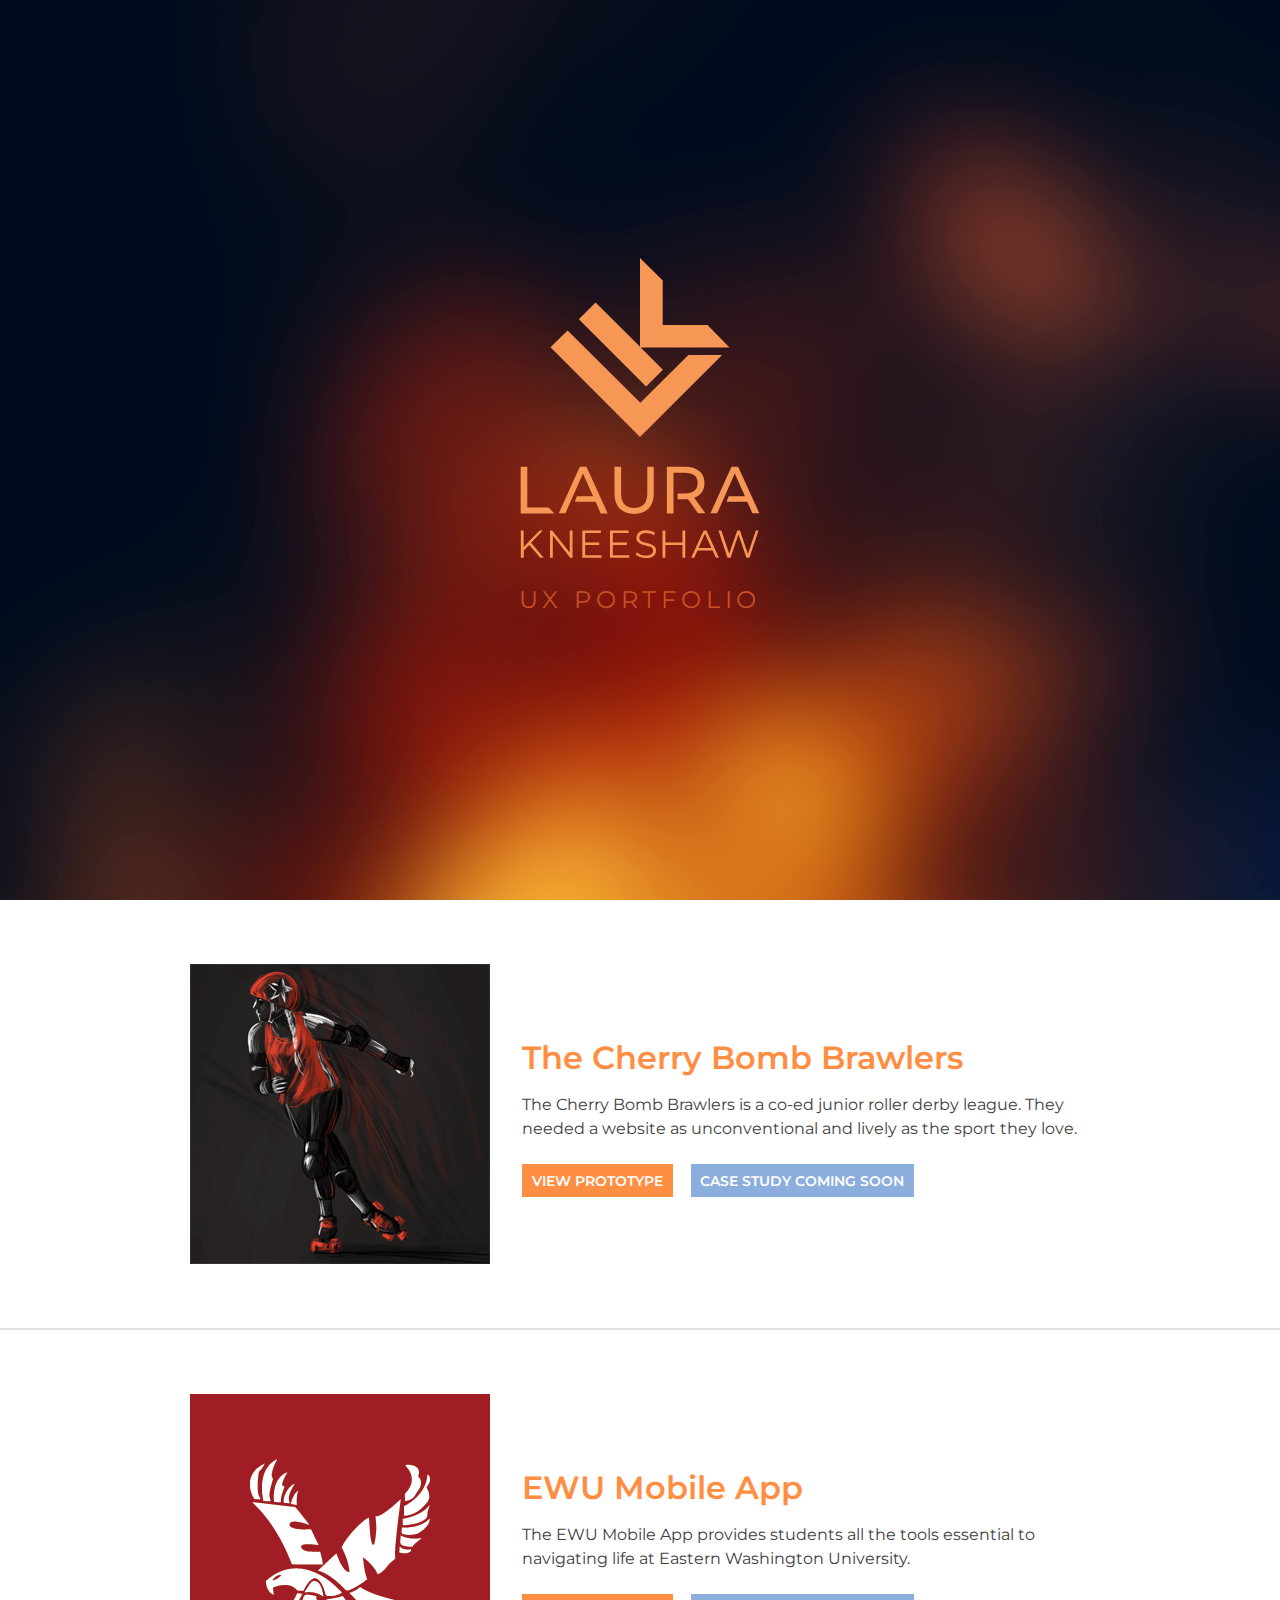
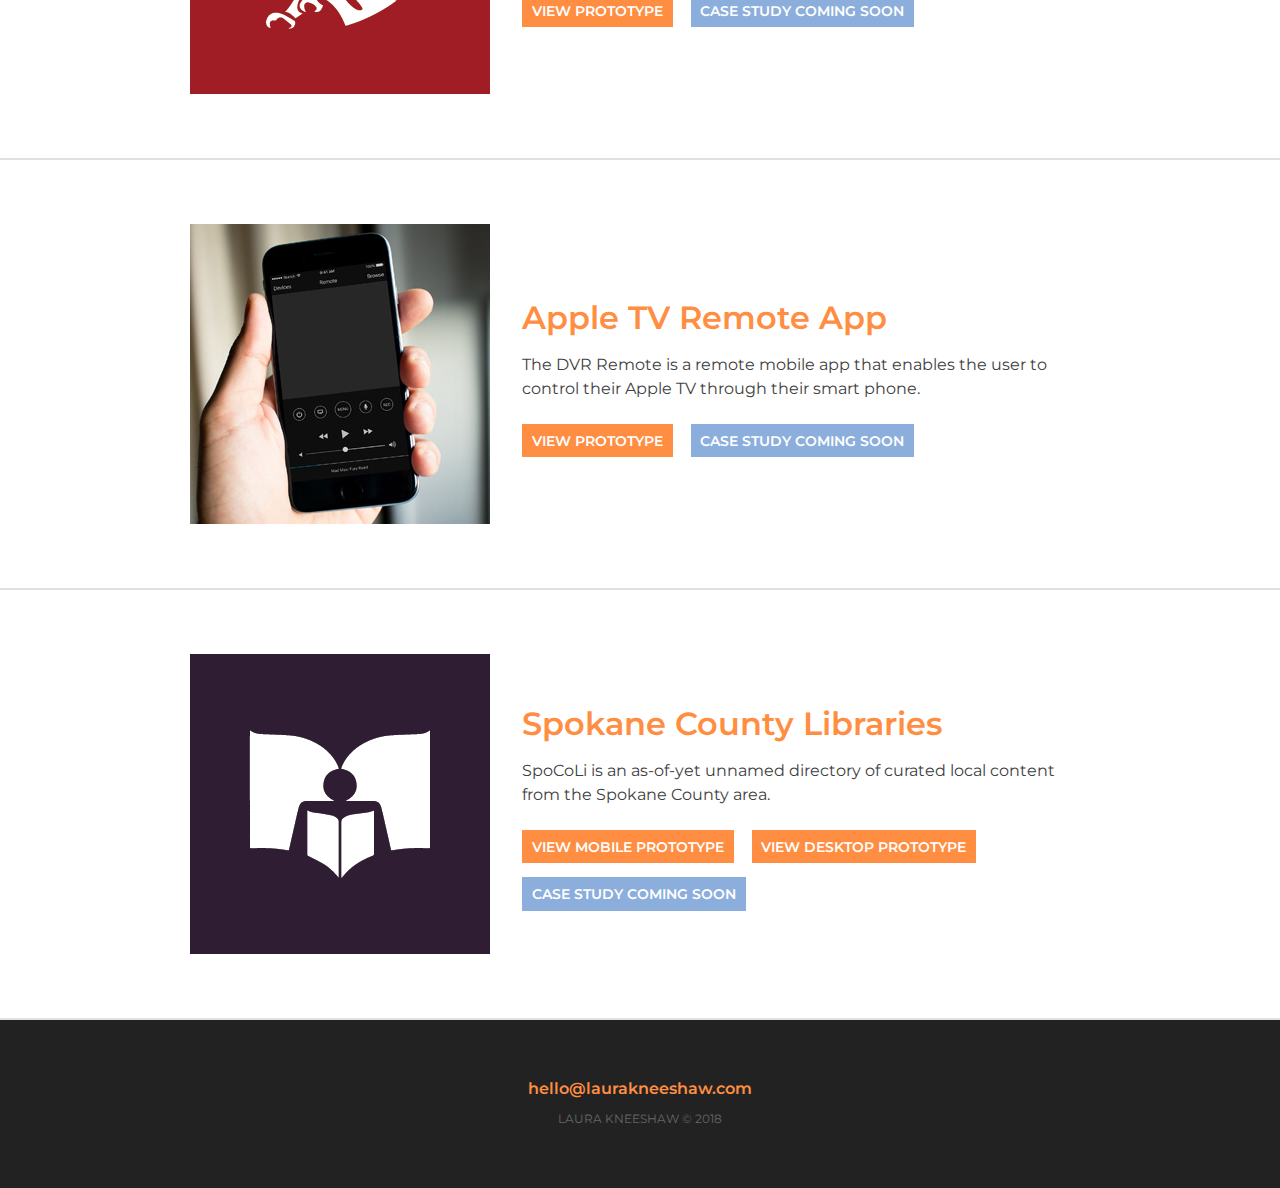
<file: index.html>
<!DOCTYPE html>
<html lang="en">
<head>
    <meta charset="UTF-8">
    <meta name="viewport" content="width=device-width, initial-scale=1">
    <title>Laura Kneeshaw</title>
    <!-- Stylesheets -->
    <link rel="stylesheet" href="css/styles.css">
    <!-- Favicons -->
    <link rel="apple-touch-icon" sizes="180x180" href="/img/favicons/apple-touch-icon.png">
    <link rel="icon" type="image/png" href="/img/favicons/favicon-32x32.png" sizes="32x32">
    <link rel="icon" type="image/png" href="/img/favicons/favicon-16x16.png" sizes="16x16">
    <link rel="manifest" href="/img/favicons/manifest.json">
    <link rel="mask-icon" href="/img/favicons/safari-pinned-tab.svg" color="#5bbad5">
    <meta name="theme-color" content="#ffffff">
</head>
<body>
<!--
    <header>
        <nav>
            <a href="index.html"><img src="/img/lk-logomark.svg" alt="" id="logo"></a>
            <ul id="nav-menu">
                <li><a href="#portfolio">Portfolio</a></li>
                <li><a href="#">About</a></li>
                <li><a href="#">Contact</a></li>
            </ul>
        </nav>
    </header>
-->
    <main>
        <section class="hero">
            <img src="/img/lk-logo.svg" alt="">
            <p class="tagline">UX Portfolio</p>
        </section>
        <div class="project" id="portfolio">
            <div class="content-wrap">
                <img src="/img/cbb-illustration1-square300.png" alt="">
                <div class="project-summary">
                    <h2>The Cherry Bomb Brawlers</h2>
                    <p>The Cherry Bomb Brawlers is a co-ed junior roller derby league. They needed a website as unconventional and lively as the sport they love.</p>
                    <a href="https://invis.io/JFERT9PYE" target="_blank" class="button">View Prototype</a>
                    <a class="button disabled-button">Case Study Coming Soon</a>
                </div>
            </div>
        </div>
        <div class="project">
            <div class="content-wrap">
                <img src="/img/ewu-logo300.png" alt="">
                <div class="project-summary">
                    <h2>EWU Mobile App</h2>
                    <p>The EWU Mobile App provides students all the tools essential to navigating life at Eastern Washington University. </p>
                    <a href="https://invis.io/A7E0YKLCK" target="_blank" class="button">View Prototype</a>
                    <a class="button disabled-button">Case Study Coming Soon</a>
                </div>
            </div>
        </div>
        <div class="project">
            <div class="content-wrap">
                <img src="/img/iphone-mockup300.jpg" alt="">
                <div class="project-summary">
                    <h2>Apple TV Remote App</h2>
                    <p>The DVR Remote is a remote mobile app that enables the user to control their Apple TV through their smart phone.</p>
                    <a href="https://invis.io/AHBPWLJSY" target="_blank" class="button">View Prototype</a>
                    <a class="button disabled-button">Case Study Coming Soon</a>
                </div>
            </div>
        </div>
        <div class="project">
            <div class="content-wrap">
                <img src="/img/scld-logo300.png" alt="">
                <div class="project-summary">
                    <h2>Spokane County Libraries</h2>
                    <p>SpoCoLi is an as-of-yet unnamed directory of curated local content from the Spokane County area.</p>
                    <a href="https://invis.io/8UE95TJSP" target="_blank" class="button">View Mobile Prototype</a>
                    <a href="https://invis.io/U4E95T2WF" target="_blank" class="button">View Desktop Prototype</a>
                    <a class="button disabled-button">Case Study Coming Soon</a>
                </div>
            </div>
        </div>
        <footer class="footer">
            <a href="mailto:hello@laurakneeshaw.com" class="contact">hello@laurakneeshaw.com</a>
            <p class="copyright">Laura Kneeshaw &copy; 2018</p>
        </footer>
    </main>

<script src="js/jquery.js"></script>
<script src="js/scripts.js"></script>
</body>
</html>
</file>
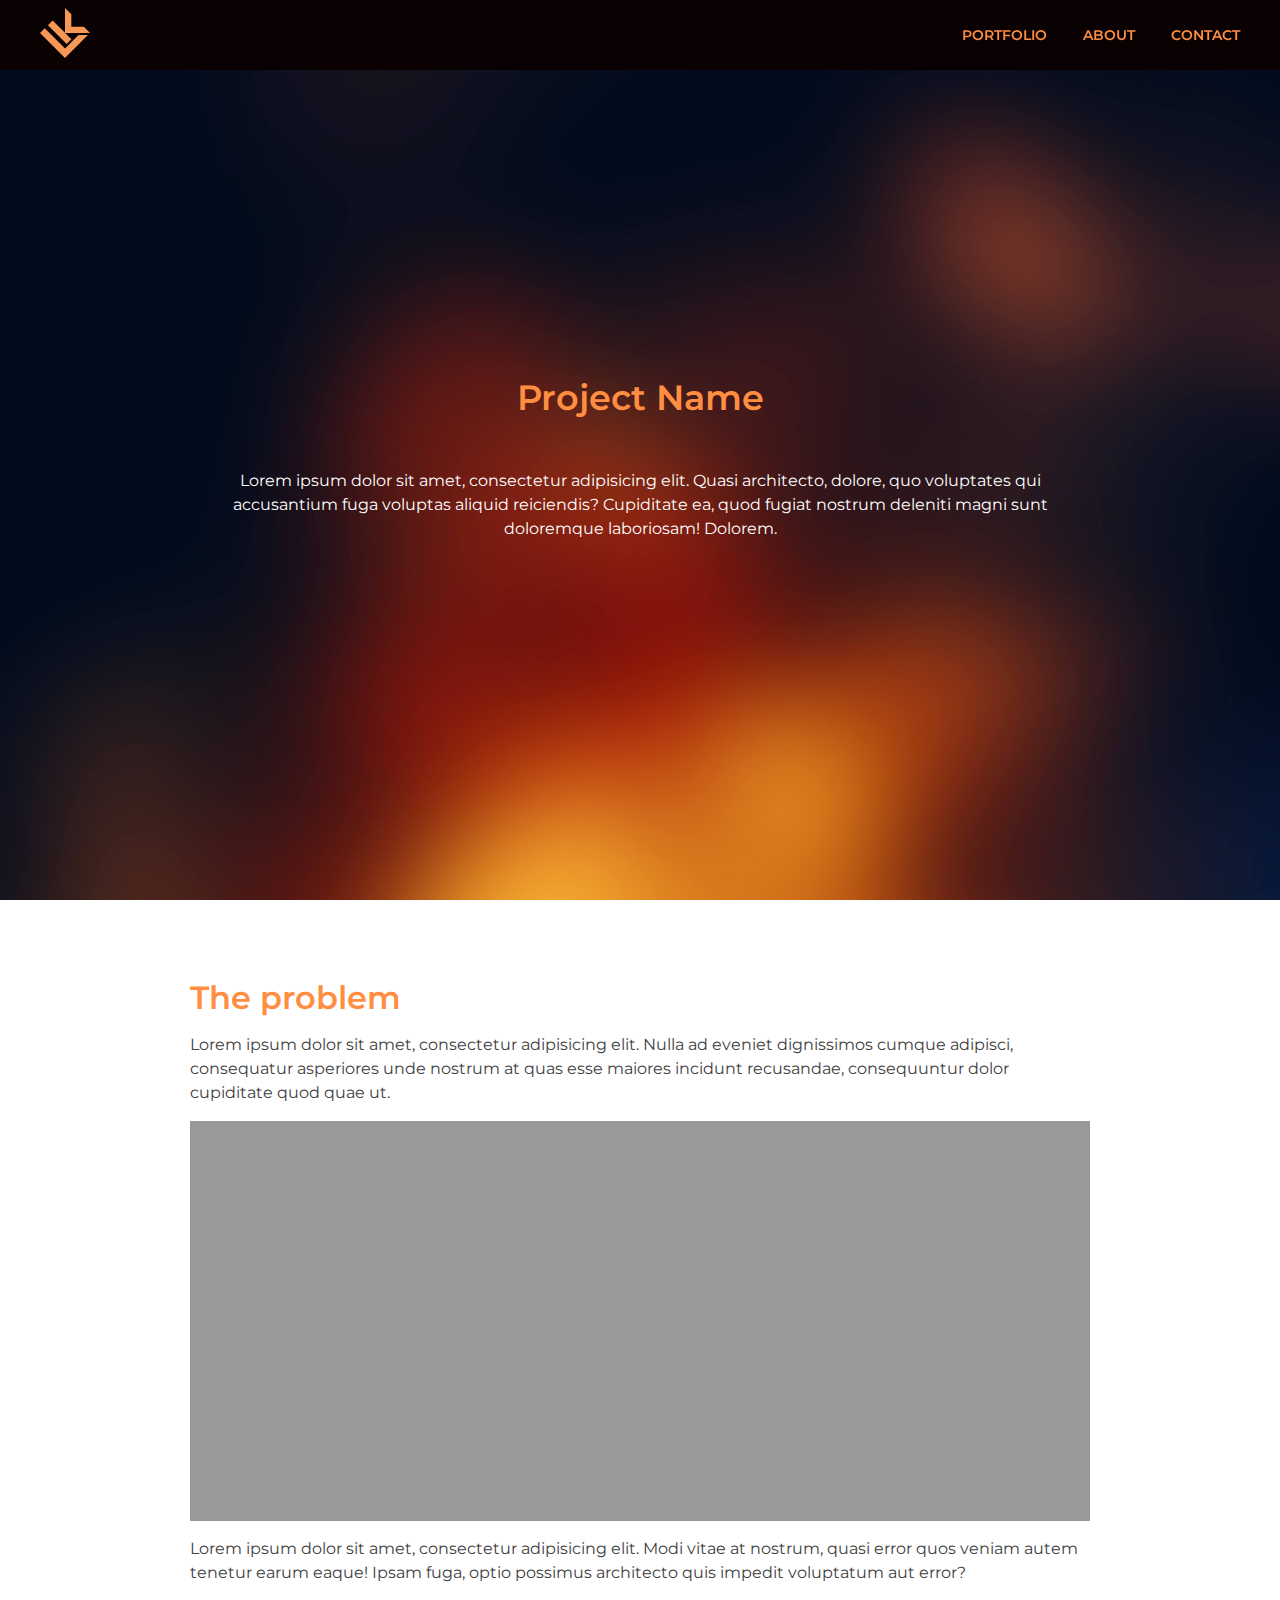
<file: case-study.html>
<!DOCTYPE html>
<html lang="en">
<head>
    <meta charset="UTF-8">
    <meta name="viewport" content="width=device-width, initial-scale=1">
    <title>Laura Kneeshaw</title>
    <!-- Stylesheets -->
    <link rel="stylesheet" href="css/styles.css">
    <!-- Favicons -->
    <link rel="apple-touch-icon" sizes="180x180" href="/img/favicons/apple-touch-icon.png">
    <link rel="icon" type="image/png" href="/img/favicons/favicon-32x32.png" sizes="32x32">
    <link rel="icon" type="image/png" href="/img/favicons/favicon-16x16.png" sizes="16x16">
    <link rel="manifest" href="/img/favicons/manifest.json">
    <link rel="mask-icon" href="/img/favicons/safari-pinned-tab.svg" color="#5bbad5">
    <meta name="theme-color" content="#ffffff">
</head>
<body>
    <header>
        <nav>
            <a href="index.html"><img src="/img/lk-logomark.svg" alt="" id="logo"></a>
            <ul id="nav-menu">
                <li><a href="case-study.html">Portfolio</a></li>
                <li><a href="#">About</a></li>
                <li><a href="#">Contact</a></li>
            </ul>
        </nav>
    </header>
    <main>
<!-- CASE STUDY HTML-->
        <section class="hero">
            <div></div>
            <h1>Project Name</h1>
            <p class="intro">Lorem ipsum dolor sit amet, consectetur adipisicing elit. Quasi architecto, dolore, quo voluptates qui accusantium fuga voluptas aliquid reiciendis? Cupiditate ea, quod fugiat nostrum deleniti magni sunt doloremque laboriosam! Dolorem.</p>
        </section>
        <div class="article-wrap">
           <article>
                <h2>The problem</h2>
                <p>Lorem ipsum dolor sit amet, consectetur adipisicing elit. Nulla ad eveniet dignissimos cumque adipisci, consequatur asperiores unde nostrum at quas esse maiores incidunt recusandae, consequuntur dolor cupiditate quod quae ut.</p>
                <div class="placehold-it"></div>
                <p>Lorem ipsum dolor sit amet, consectetur adipisicing elit. Modi vitae at nostrum, quasi error quos veniam autem tenetur earum eaque! Ipsam fuga, optio possimus architecto quis impedit voluptatum aut error?</p>
           </article>
        </div>
        <div class="full-width"></div>
    </main>

<script src="js/scripts.js"></script>
</body>
</html>
</file>
<file: css/styles.css>
/* Stylesheet */
/*! normalize.css v8.0.0 | MIT License | github.com/necolas/normalize.css */
/* Document
   ========================================================================== */
/**
 * 1. Correct the line height in all browsers.
 * 2. Prevent adjustments of font size after orientation changes in iOS.
 */
@import url("https://fonts.googleapis.com/css?family=Montserrat");
/* line 11, /Users/laurakneeshaw/Documents/GitHub/lkneeshaw.github.io/css/_normalize.scss */
html {
  line-height: 1.15;
  /* 1 */
  -webkit-text-size-adjust: 100%;
  /* 2 */ }

/* Sections
   ========================================================================== */
/**
 * Remove the margin in all browsers.
 */
/* line 23, /Users/laurakneeshaw/Documents/GitHub/lkneeshaw.github.io/css/_normalize.scss */
body {
  margin: 0; }

/**
 * Correct the font size and margin on `h1` elements within `section` and
 * `article` contexts in Chrome, Firefox, and Safari.
 */
/* line 32, /Users/laurakneeshaw/Documents/GitHub/lkneeshaw.github.io/css/_normalize.scss */
h1 {
  font-size: 2em;
  margin: 0.67em 0; }

/* Grouping content
   ========================================================================== */
/**
 * 1. Add the correct box sizing in Firefox.
 * 2. Show the overflow in Edge and IE.
 */
/* line 45, /Users/laurakneeshaw/Documents/GitHub/lkneeshaw.github.io/css/_normalize.scss */
hr {
  box-sizing: content-box;
  /* 1 */
  height: 0;
  /* 1 */
  overflow: visible;
  /* 2 */ }

/**
 * 1. Correct the inheritance and scaling of font size in all browsers.
 * 2. Correct the odd `em` font sizing in all browsers.
 */
/* line 56, /Users/laurakneeshaw/Documents/GitHub/lkneeshaw.github.io/css/_normalize.scss */
pre {
  font-family: monospace, monospace;
  /* 1 */
  font-size: 1em;
  /* 2 */ }

/* Text-level semantics
   ========================================================================== */
/**
 * Remove the gray background on active links in IE 10.
 */
/* line 68, /Users/laurakneeshaw/Documents/GitHub/lkneeshaw.github.io/css/_normalize.scss */
a {
  background-color: transparent; }

/**
 * 1. Remove the bottom border in Chrome 57-
 * 2. Add the correct text decoration in Chrome, Edge, IE, Opera, and Safari.
 */
/* line 77, /Users/laurakneeshaw/Documents/GitHub/lkneeshaw.github.io/css/_normalize.scss */
abbr[title] {
  border-bottom: none;
  /* 1 */
  text-decoration: underline;
  /* 2 */
  text-decoration: underline dotted;
  /* 2 */ }

/**
 * Add the correct font weight in Chrome, Edge, and Safari.
 */
/* line 87, /Users/laurakneeshaw/Documents/GitHub/lkneeshaw.github.io/css/_normalize.scss */
b,
strong {
  font-weight: bolder; }

/**
 * 1. Correct the inheritance and scaling of font size in all browsers.
 * 2. Correct the odd `em` font sizing in all browsers.
 */
/* line 97, /Users/laurakneeshaw/Documents/GitHub/lkneeshaw.github.io/css/_normalize.scss */
code,
kbd,
samp {
  font-family: monospace, monospace;
  /* 1 */
  font-size: 1em;
  /* 2 */ }

/**
 * Add the correct font size in all browsers.
 */
/* line 108, /Users/laurakneeshaw/Documents/GitHub/lkneeshaw.github.io/css/_normalize.scss */
small {
  font-size: 80%; }

/**
 * Prevent `sub` and `sup` elements from affecting the line height in
 * all browsers.
 */
/* line 117, /Users/laurakneeshaw/Documents/GitHub/lkneeshaw.github.io/css/_normalize.scss */
sub,
sup {
  font-size: 75%;
  line-height: 0;
  position: relative;
  vertical-align: baseline; }

/* line 125, /Users/laurakneeshaw/Documents/GitHub/lkneeshaw.github.io/css/_normalize.scss */
sub {
  bottom: -0.25em; }

/* line 129, /Users/laurakneeshaw/Documents/GitHub/lkneeshaw.github.io/css/_normalize.scss */
sup {
  top: -0.5em; }

/* Embedded content
   ========================================================================== */
/**
 * Remove the border on images inside links in IE 10.
 */
/* line 140, /Users/laurakneeshaw/Documents/GitHub/lkneeshaw.github.io/css/_normalize.scss */
img {
  border-style: none; }

/* Forms
   ========================================================================== */
/**
 * 1. Change the font styles in all browsers.
 * 2. Remove the margin in Firefox and Safari.
 */
/* line 152, /Users/laurakneeshaw/Documents/GitHub/lkneeshaw.github.io/css/_normalize.scss */
button,
input,
optgroup,
select,
textarea {
  font-family: inherit;
  /* 1 */
  font-size: 100%;
  /* 1 */
  line-height: 1.15;
  /* 1 */
  margin: 0;
  /* 2 */ }

/**
 * Show the overflow in IE.
 * 1. Show the overflow in Edge.
 */
/* line 168, /Users/laurakneeshaw/Documents/GitHub/lkneeshaw.github.io/css/_normalize.scss */
button,
input {
  /* 1 */
  overflow: visible; }

/**
 * Remove the inheritance of text transform in Edge, Firefox, and IE.
 * 1. Remove the inheritance of text transform in Firefox.
 */
/* line 178, /Users/laurakneeshaw/Documents/GitHub/lkneeshaw.github.io/css/_normalize.scss */
button,
select {
  /* 1 */
  text-transform: none; }

/**
 * Correct the inability to style clickable types in iOS and Safari.
 */
/* line 187, /Users/laurakneeshaw/Documents/GitHub/lkneeshaw.github.io/css/_normalize.scss */
button,
[type="button"],
[type="reset"],
[type="submit"] {
  -webkit-appearance: button; }

/**
 * Remove the inner border and padding in Firefox.
 */
/* line 198, /Users/laurakneeshaw/Documents/GitHub/lkneeshaw.github.io/css/_normalize.scss */
button::-moz-focus-inner,
[type="button"]::-moz-focus-inner,
[type="reset"]::-moz-focus-inner,
[type="submit"]::-moz-focus-inner {
  border-style: none;
  padding: 0; }

/**
 * Restore the focus styles unset by the previous rule.
 */
/* line 210, /Users/laurakneeshaw/Documents/GitHub/lkneeshaw.github.io/css/_normalize.scss */
button:-moz-focusring,
[type="button"]:-moz-focusring,
[type="reset"]:-moz-focusring,
[type="submit"]:-moz-focusring {
  outline: 1px dotted ButtonText; }

/**
 * Correct the padding in Firefox.
 */
/* line 221, /Users/laurakneeshaw/Documents/GitHub/lkneeshaw.github.io/css/_normalize.scss */
fieldset {
  padding: 0.35em 0.75em 0.625em; }

/**
 * 1. Correct the text wrapping in Edge and IE.
 * 2. Correct the color inheritance from `fieldset` elements in IE.
 * 3. Remove the padding so developers are not caught out when they zero out
 *    `fieldset` elements in all browsers.
 */
/* line 232, /Users/laurakneeshaw/Documents/GitHub/lkneeshaw.github.io/css/_normalize.scss */
legend {
  box-sizing: border-box;
  /* 1 */
  color: inherit;
  /* 2 */
  display: table;
  /* 1 */
  max-width: 100%;
  /* 1 */
  padding: 0;
  /* 3 */
  white-space: normal;
  /* 1 */ }

/**
 * Add the correct vertical alignment in Chrome, Firefox, and Opera.
 */
/* line 245, /Users/laurakneeshaw/Documents/GitHub/lkneeshaw.github.io/css/_normalize.scss */
progress {
  vertical-align: baseline; }

/**
 * Remove the default vertical scrollbar in IE 10+.
 */
/* line 253, /Users/laurakneeshaw/Documents/GitHub/lkneeshaw.github.io/css/_normalize.scss */
textarea {
  overflow: auto; }

/**
 * 1. Add the correct box sizing in IE 10.
 * 2. Remove the padding in IE 10.
 */
/* line 262, /Users/laurakneeshaw/Documents/GitHub/lkneeshaw.github.io/css/_normalize.scss */
[type="checkbox"],
[type="radio"] {
  box-sizing: border-box;
  /* 1 */
  padding: 0;
  /* 2 */ }

/**
 * Correct the cursor style of increment and decrement buttons in Chrome.
 */
/* line 272, /Users/laurakneeshaw/Documents/GitHub/lkneeshaw.github.io/css/_normalize.scss */
[type="number"]::-webkit-inner-spin-button,
[type="number"]::-webkit-outer-spin-button {
  height: auto; }

/**
 * 1. Correct the odd appearance in Chrome and Safari.
 * 2. Correct the outline style in Safari.
 */
/* line 282, /Users/laurakneeshaw/Documents/GitHub/lkneeshaw.github.io/css/_normalize.scss */
[type="search"] {
  -webkit-appearance: textfield;
  /* 1 */
  outline-offset: -2px;
  /* 2 */ }

/**
 * Remove the inner padding in Chrome and Safari on macOS.
 */
/* line 291, /Users/laurakneeshaw/Documents/GitHub/lkneeshaw.github.io/css/_normalize.scss */
[type="search"]::-webkit-search-decoration {
  -webkit-appearance: none; }

/**
 * 1. Correct the inability to style clickable types in iOS and Safari.
 * 2. Change font properties to `inherit` in Safari.
 */
/* line 300, /Users/laurakneeshaw/Documents/GitHub/lkneeshaw.github.io/css/_normalize.scss */
::-webkit-file-upload-button {
  -webkit-appearance: button;
  /* 1 */
  font: inherit;
  /* 2 */ }

/* Interactive
   ========================================================================== */
/*
 * Add the correct display in Edge, IE 10+, and Firefox.
 */
/* line 312, /Users/laurakneeshaw/Documents/GitHub/lkneeshaw.github.io/css/_normalize.scss */
details {
  display: block; }

/*
 * Add the correct display in all browsers.
 */
/* line 320, /Users/laurakneeshaw/Documents/GitHub/lkneeshaw.github.io/css/_normalize.scss */
summary {
  display: list-item; }

/* Misc
   ========================================================================== */
/**
 * Add the correct display in IE 10+.
 */
/* line 331, /Users/laurakneeshaw/Documents/GitHub/lkneeshaw.github.io/css/_normalize.scss */
template {
  display: none; }

/**
 * Add the correct display in IE 10.
 */
/* line 339, /Users/laurakneeshaw/Documents/GitHub/lkneeshaw.github.io/css/_normalize.scss */
[hidden] {
  display: none; }

/* line 9, /Users/laurakneeshaw/Documents/GitHub/lkneeshaw.github.io/css/_global.scss */
* {
  box-sizing: border-box; }

/* line 13, /Users/laurakneeshaw/Documents/GitHub/lkneeshaw.github.io/css/_global.scss */
body {
  color: #404040;
  font-size: 16px;
  font-family: 'Montserrat', sans-serif; }

/* line 19, /Users/laurakneeshaw/Documents/GitHub/lkneeshaw.github.io/css/_global.scss */
body,
html {
  height: 100%; }

/* line 24, /Users/laurakneeshaw/Documents/GitHub/lkneeshaw.github.io/css/_global.scss */
main {
  height: 100%; }

/* line 28, /Users/laurakneeshaw/Documents/GitHub/lkneeshaw.github.io/css/_global.scss */
nav {
  background: rgba(10, 0, 0, 0.9);
  display: flex;
  justify-content: space-between;
  align-items: center;
  padding: .5em 1.5em;
  position: fixed;
  top: 0;
  width: 100%; }
  /* line 38, /Users/laurakneeshaw/Documents/GitHub/lkneeshaw.github.io/css/_global.scss */
  nav #logo {
    height: 50px;
    margin-left: 1em;
    width: 50px; }
  /* line 44, /Users/laurakneeshaw/Documents/GitHub/lkneeshaw.github.io/css/_global.scss */
  nav ul {
    margin: 0; }
    /* line 47, /Users/laurakneeshaw/Documents/GitHub/lkneeshaw.github.io/css/_global.scss */
    nav ul li {
      color: white;
      display: inline-block;
      margin: 0 1em;
      text-decoration: none; }
    /* line 54, /Users/laurakneeshaw/Documents/GitHub/lkneeshaw.github.io/css/_global.scss */
    nav ul a {
      font-size: 14px;
      text-decoration: none;
      text-transform: uppercase; }

/* line 62, /Users/laurakneeshaw/Documents/GitHub/lkneeshaw.github.io/css/_global.scss */
.hero {
  background: url(/img/spark-cloud-blur.jpg) #3c1406;
  background-size: cover;
  color: #fff;
  display: flex;
  flex-flow: column;
  justify-content: center;
  align-items: center;
  height: 100%;
  padding: 0; }
  /* line 73, /Users/laurakneeshaw/Documents/GitHub/lkneeshaw.github.io/css/_global.scss */
  .hero img {
    height: 300px;
    width: 300px; }
  /* line 78, /Users/laurakneeshaw/Documents/GitHub/lkneeshaw.github.io/css/_global.scss */
  .hero .tagline {
    color: #c85027;
    font-size: 1.5em;
    letter-spacing: .2em;
    text-transform: uppercase; }
  /* line 85, /Users/laurakneeshaw/Documents/GitHub/lkneeshaw.github.io/css/_global.scss */
  .hero .big-message {
    font-size: 1.5em; }

/* line 90, /Users/laurakneeshaw/Documents/GitHub/lkneeshaw.github.io/css/_global.scss */
.project {
  margin: auto;
  padding: 4em; }
  /* line 94, /Users/laurakneeshaw/Documents/GitHub/lkneeshaw.github.io/css/_global.scss */
  .project .content-wrap {
    margin: auto;
    display: flex;
    align-items: center;
    justify-content: center;
    max-width: 900px; }
    /* line 101, /Users/laurakneeshaw/Documents/GitHub/lkneeshaw.github.io/css/_global.scss */
    .project .content-wrap img {
      margin-right: 2em; }
  /* line 110, /Users/laurakneeshaw/Documents/GitHub/lkneeshaw.github.io/css/_global.scss */
  .project:not(last-child) {
    border-bottom: 2px solid #e0e0e0; }

/* line 115, /Users/laurakneeshaw/Documents/GitHub/lkneeshaw.github.io/css/_global.scss */
.footer {
  background: #222;
  color: #666;
  padding: 3em;
  text-align: center; }
  /* line 121, /Users/laurakneeshaw/Documents/GitHub/lkneeshaw.github.io/css/_global.scss */
  .footer .contact {
    color: #ff8e42;
    display: block;
    font-size: 16px;
    margin: 12px auto;
    text-decoration: none;
    text-transform: lowercase; }
  /* line 130, /Users/laurakneeshaw/Documents/GitHub/lkneeshaw.github.io/css/_global.scss */
  .footer .copyright {
    font-size: 12px;
    text-transform: uppercase; }

/* line 138, /Users/laurakneeshaw/Documents/GitHub/lkneeshaw.github.io/css/_global.scss */
.intro {
  text-align: center;
  max-width: 900px; }

/* line 143, /Users/laurakneeshaw/Documents/GitHub/lkneeshaw.github.io/css/_global.scss */
.article-wrap {
  margin: auto;
  padding: 4em; }
  /* line 147, /Users/laurakneeshaw/Documents/GitHub/lkneeshaw.github.io/css/_global.scss */
  .article-wrap article {
    margin: auto;
    max-width: 900px; }
  /* line 152, /Users/laurakneeshaw/Documents/GitHub/lkneeshaw.github.io/css/_global.scss */
  .article-wrap .placehold-it {
    background: #999;
    height: 400px; }

/* line 158, /Users/laurakneeshaw/Documents/GitHub/lkneeshaw.github.io/css/_global.scss */
.full-width {
  background: #999;
  height: 600px;
  width: 100%; }

/* line 166, /Users/laurakneeshaw/Documents/GitHub/lkneeshaw.github.io/css/_global.scss */
#menu .menu-btn {
  display: none; }

/* line 170, /Users/laurakneeshaw/Documents/GitHub/lkneeshaw.github.io/css/_global.scss */
#menu-list {
  list-style: none;
  padding: 0;
  text-align: center; }

/* line 176, /Users/laurakneeshaw/Documents/GitHub/lkneeshaw.github.io/css/_global.scss */
.menu-item {
  display: inline-block;
  padding: 1em 2em; }

@media screen and (max-width: 480px) {
  /* menu */
  /* line 185, /Users/laurakneeshaw/Documents/GitHub/lkneeshaw.github.io/css/_global.scss */
  #menu-list {
    overflow: hidden;
    margin: 0;
    max-height: 0;
    /* Hides menu */
    transition: max-height .3s ease-out;
    /* opening transition */ }
  /* line 192, /Users/laurakneeshaw/Documents/GitHub/lkneeshaw.github.io/css/_global.scss */
  .menu-item {
    display: block;
    /* Stacks links */
    padding: .7em; }
  /* menu icon */
  /* line 199, /Users/laurakneeshaw/Documents/GitHub/lkneeshaw.github.io/css/_global.scss */
  #menu .menu-icon {
    cursor: pointer;
    display: block;
    padding: 28px 20px;
    position: relative;
    user-select: none; }
  /* line 207, /Users/laurakneeshaw/Documents/GitHub/lkneeshaw.github.io/css/_global.scss */
  #menu .menu-icon .navicon {
    background: #A7ACB3;
    display: block;
    height: 2px;
    margin: auto;
    position: relative;
    transition: background .3s ease-out;
    width: 18px; }
  /* line 217, /Users/laurakneeshaw/Documents/GitHub/lkneeshaw.github.io/css/_global.scss */
  #menu .menu-icon .navicon:before,
  #menu .menu-icon .navicon:after {
    background: #A7ACB3;
    content: '';
    display: block;
    height: 100%;
    position: absolute;
    transition: all .3s ease-out;
    width: 100%; }
  /* line 228, /Users/laurakneeshaw/Documents/GitHub/lkneeshaw.github.io/css/_global.scss */
  #menu .menu-icon .navicon:before {
    top: 5px; }
  /* line 232, /Users/laurakneeshaw/Documents/GitHub/lkneeshaw.github.io/css/_global.scss */
  #menu .menu-icon .navicon:after {
    top: -5px; }
  /* menu btn */
  /* line 238, /Users/laurakneeshaw/Documents/GitHub/lkneeshaw.github.io/css/_global.scss */
  #menu .menu-btn:checked ~ #menu-list {
    max-height: 250px; }
  /* line 242, /Users/laurakneeshaw/Documents/GitHub/lkneeshaw.github.io/css/_global.scss */
  #menu .menu-btn:checked ~ .menu-icon .navicon {
    background: transparent; }
  /* line 246, /Users/laurakneeshaw/Documents/GitHub/lkneeshaw.github.io/css/_global.scss */
  #menu .menu-btn:checked ~ .menu-icon .navicon:before {
    transform: rotate(-45deg);
    top: 0; }
  /* line 251, /Users/laurakneeshaw/Documents/GitHub/lkneeshaw.github.io/css/_global.scss */
  #menu .menu-btn:checked ~ .menu-icon .navicon:after {
    transform: rotate(45deg);
    top: 0; } }

/* line 3, /Users/laurakneeshaw/Documents/GitHub/lkneeshaw.github.io/css/_typography.scss */
p {
  line-height: 1.5; }

/* line 7, /Users/laurakneeshaw/Documents/GitHub/lkneeshaw.github.io/css/_typography.scss */
h1 {
  color: #ff8e42;
  font-size: 2.2em;
  font-weight: 600;
  margin: 1em 0; }

/* line 14, /Users/laurakneeshaw/Documents/GitHub/lkneeshaw.github.io/css/_typography.scss */
h2 {
  color: #ff8e42;
  font-size: 2em;
  font-weight: 600;
  margin: .5em 0; }

/* line 21, /Users/laurakneeshaw/Documents/GitHub/lkneeshaw.github.io/css/_typography.scss */
h3 {
  color: #ff8e42;
  font-size: 1.7em; }

/* line 26, /Users/laurakneeshaw/Documents/GitHub/lkneeshaw.github.io/css/_typography.scss */
h4 {
  color: #ff8e42;
  font-size: 1.5em; }

/* line 31, /Users/laurakneeshaw/Documents/GitHub/lkneeshaw.github.io/css/_typography.scss */
a,
a:visited {
  color: #ff8e42;
  font-weight: 600;
  transition: all .2s ease-out; }

/* line 38, /Users/laurakneeshaw/Documents/GitHub/lkneeshaw.github.io/css/_typography.scss */
a:hover,
a:focus {
  color: #c85027; }

/* line 45, /Users/laurakneeshaw/Documents/GitHub/lkneeshaw.github.io/css/_typography.scss */
button,
input[type=submit],
a.button {
  background: #ff8e42;
  border: none;
  color: #fff;
  display: inline-block;
  font-weight: 600;
  font-size: 14px;
  margin: .5em 1em .5em 0;
  padding: .65em .7em .6em;
  text-decoration: none;
  text-transform: uppercase;
  transition: all .2s ease-out; }

/* line 61, /Users/laurakneeshaw/Documents/GitHub/lkneeshaw.github.io/css/_typography.scss */
button:hover,
button:focus,
button:active,
input[type=submit]:hover,
input[type=submit]:focus,
input[type=submit]:active,
a.button:hover,
a.button:focus,
a.button:active {
  background: #c85027; }

/* line 73, /Users/laurakneeshaw/Documents/GitHub/lkneeshaw.github.io/css/_typography.scss */
a.disabled-button,
a.disabled-button:hover {
  background: #8caedc; }

/* line 79, /Users/laurakneeshaw/Documents/GitHub/lkneeshaw.github.io/css/_typography.scss */
a.disabled-button:focus,
a.disabled-button:active {
  background: #527bbd; }

/********** Tablet **********/
@media screen and (max-width: 768px) {
  /* line 4, /Users/laurakneeshaw/Documents/GitHub/lkneeshaw.github.io/css/_media-queries.scss */
  .project .content-wrap {
    flex-flow: row wrap; }
    /* line 7, /Users/laurakneeshaw/Documents/GitHub/lkneeshaw.github.io/css/_media-queries.scss */
    .project .content-wrap img {
      margin-right: 0; }
    /* line 11, /Users/laurakneeshaw/Documents/GitHub/lkneeshaw.github.io/css/_media-queries.scss */
    .project .content-wrap .project-summary {
      text-align: center; } }

/********** Mobile **********/
@media screen and (max-width: 480px) {
  /* line 20, /Users/laurakneeshaw/Documents/GitHub/lkneeshaw.github.io/css/_media-queries.scss */
  .project {
    padding: 2em 1em; }
    /* line 24, /Users/laurakneeshaw/Documents/GitHub/lkneeshaw.github.io/css/_media-queries.scss */
    .project .content-wrap img {
      width: 100%;
      max-width: 300px; }
  /* line 31, /Users/laurakneeshaw/Documents/GitHub/lkneeshaw.github.io/css/_media-queries.scss */
  .article-wrap {
    padding: 2em 1em; }
  /* line 36, /Users/laurakneeshaw/Documents/GitHub/lkneeshaw.github.io/css/_media-queries.scss */
  .hero img {
    height: 200px;
    width: 200px; }
  /* line 41, /Users/laurakneeshaw/Documents/GitHub/lkneeshaw.github.io/css/_media-queries.scss */
  .hero .tagline {
    font-size: 1em; } }

/*# sourceMappingURL=styles.css.map */
</file>
